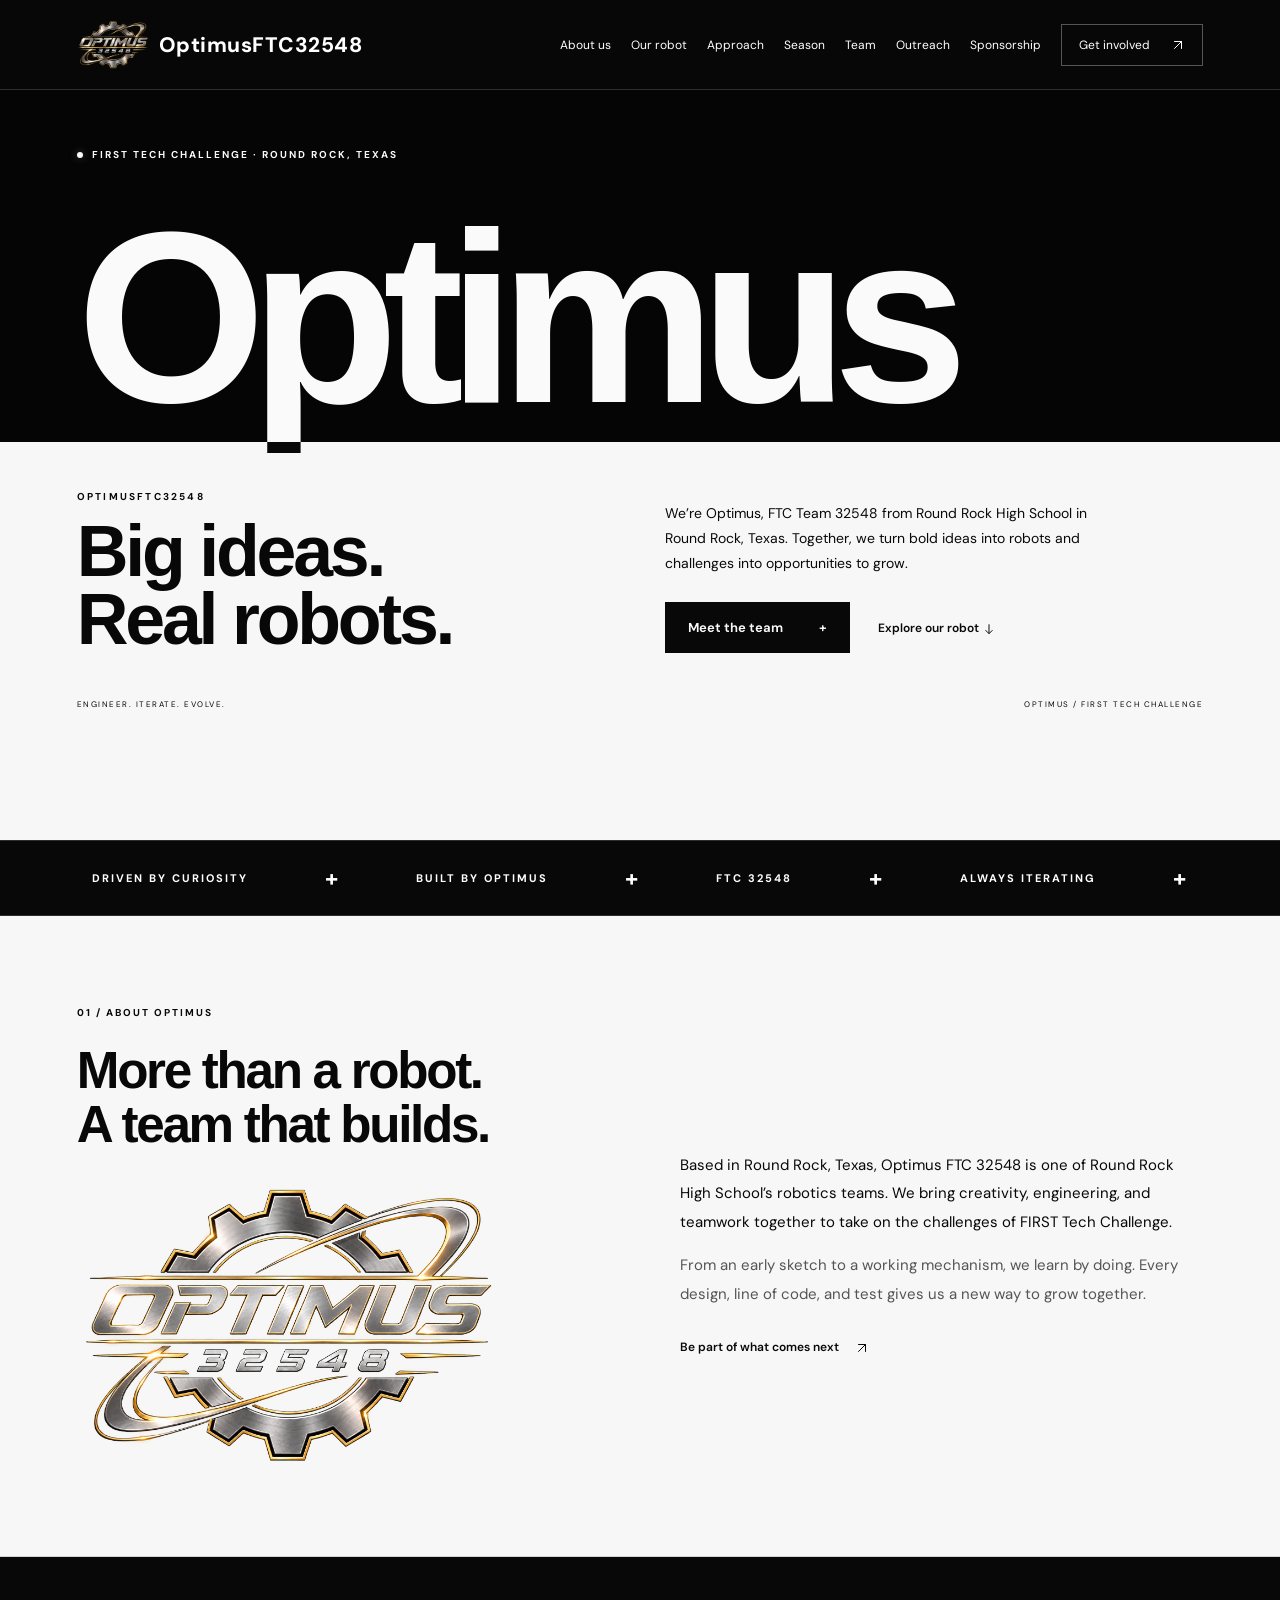
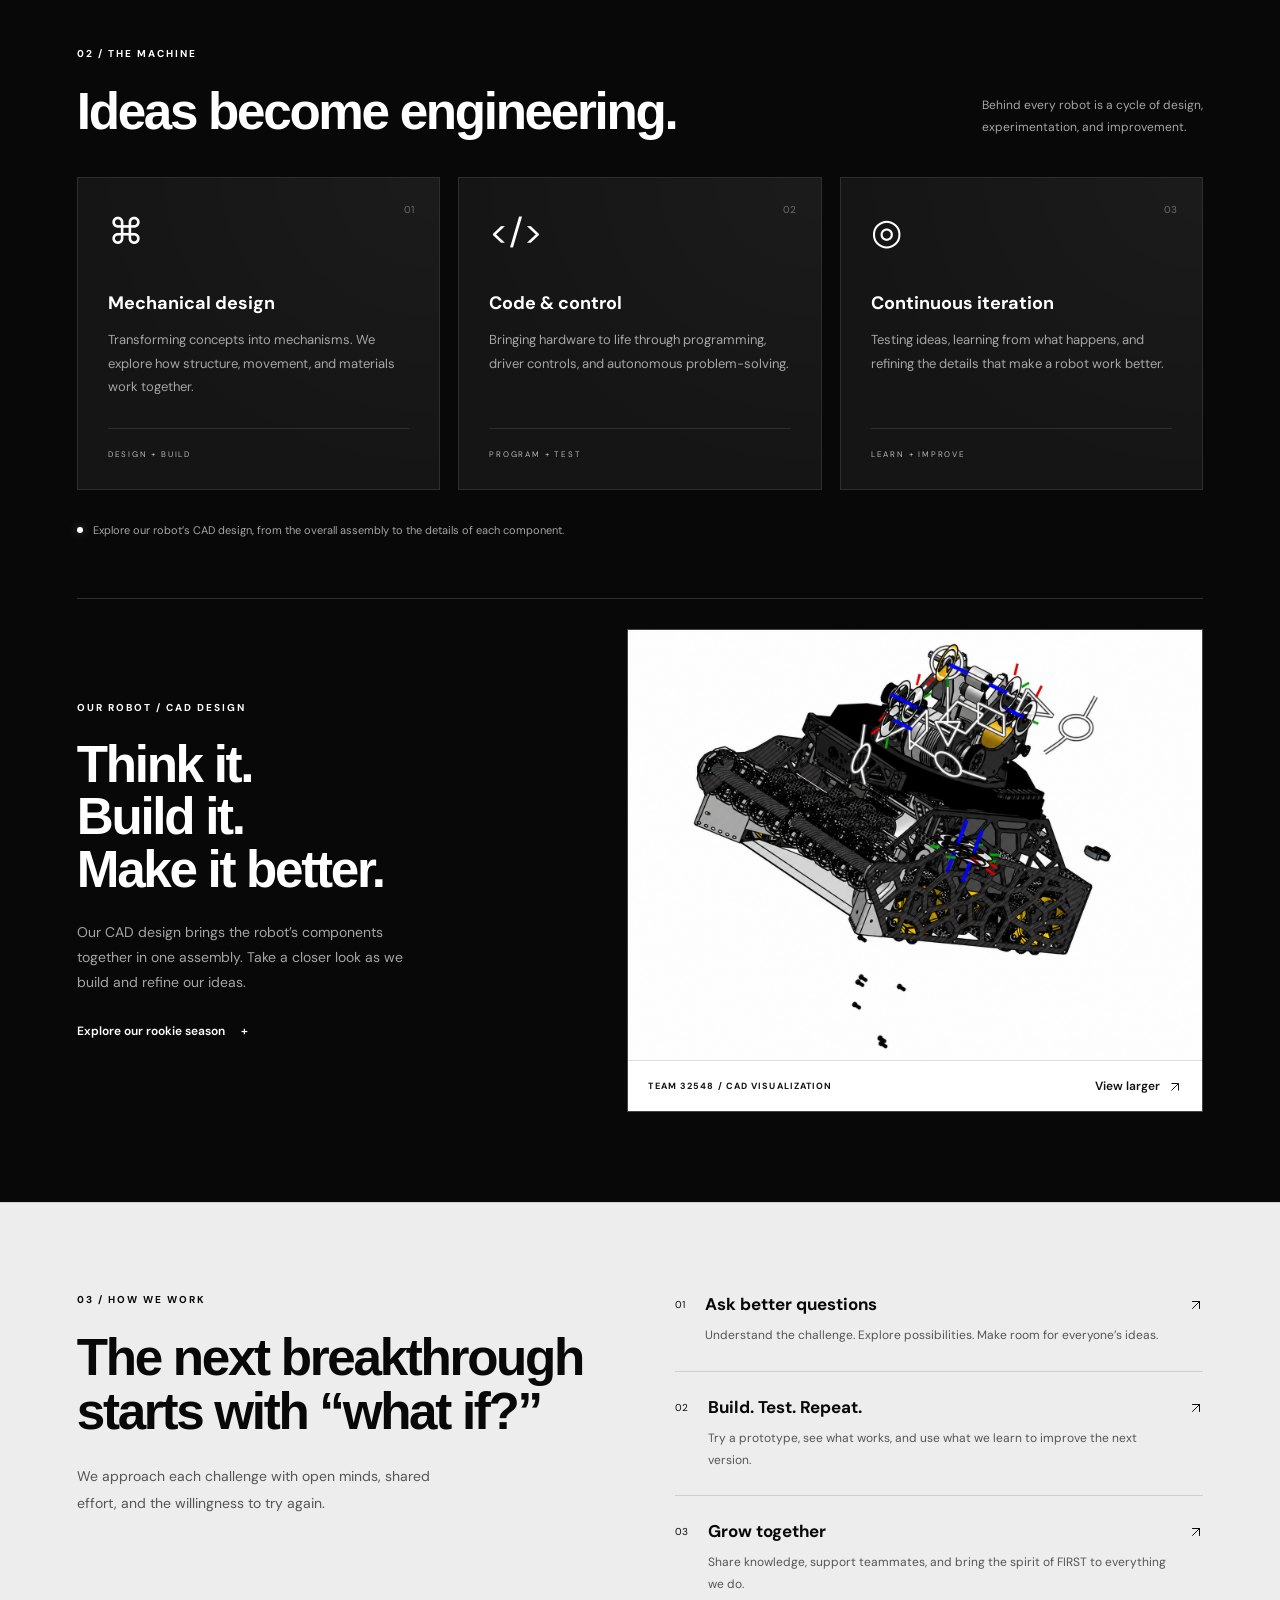
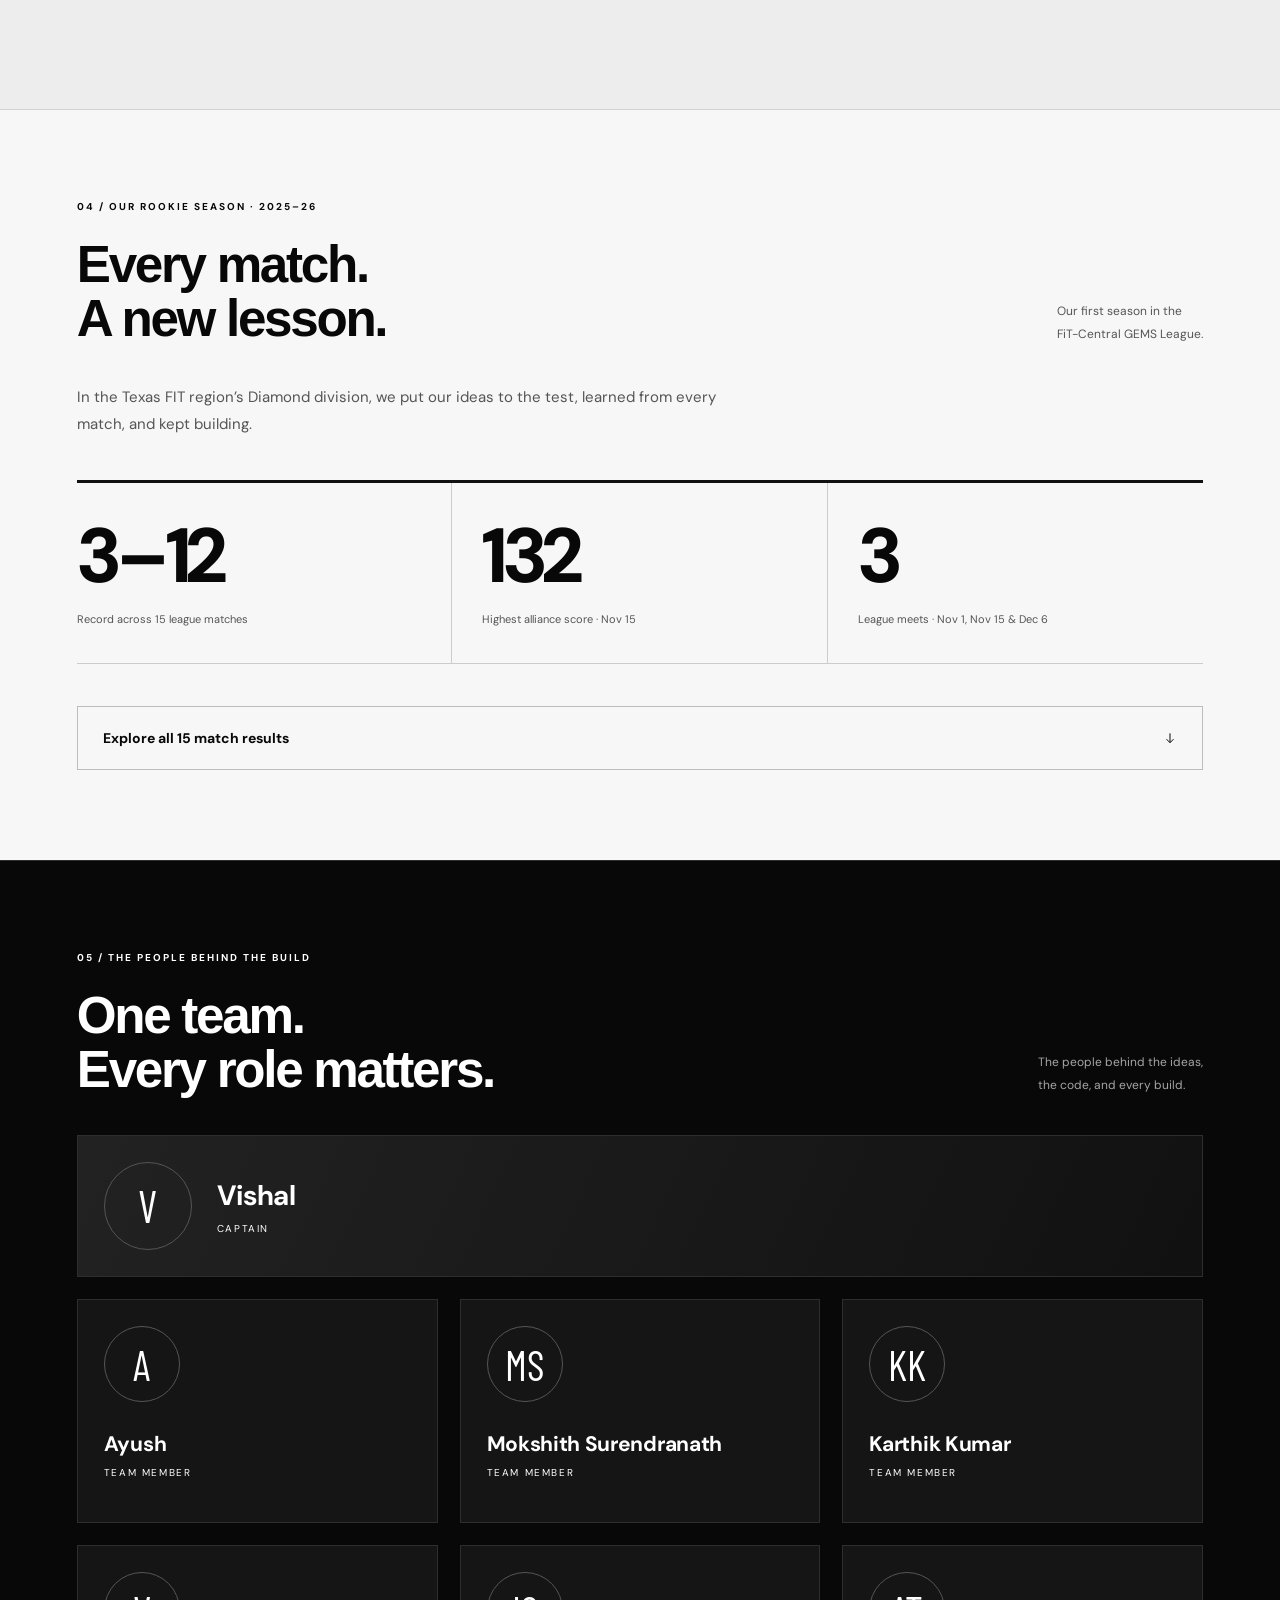
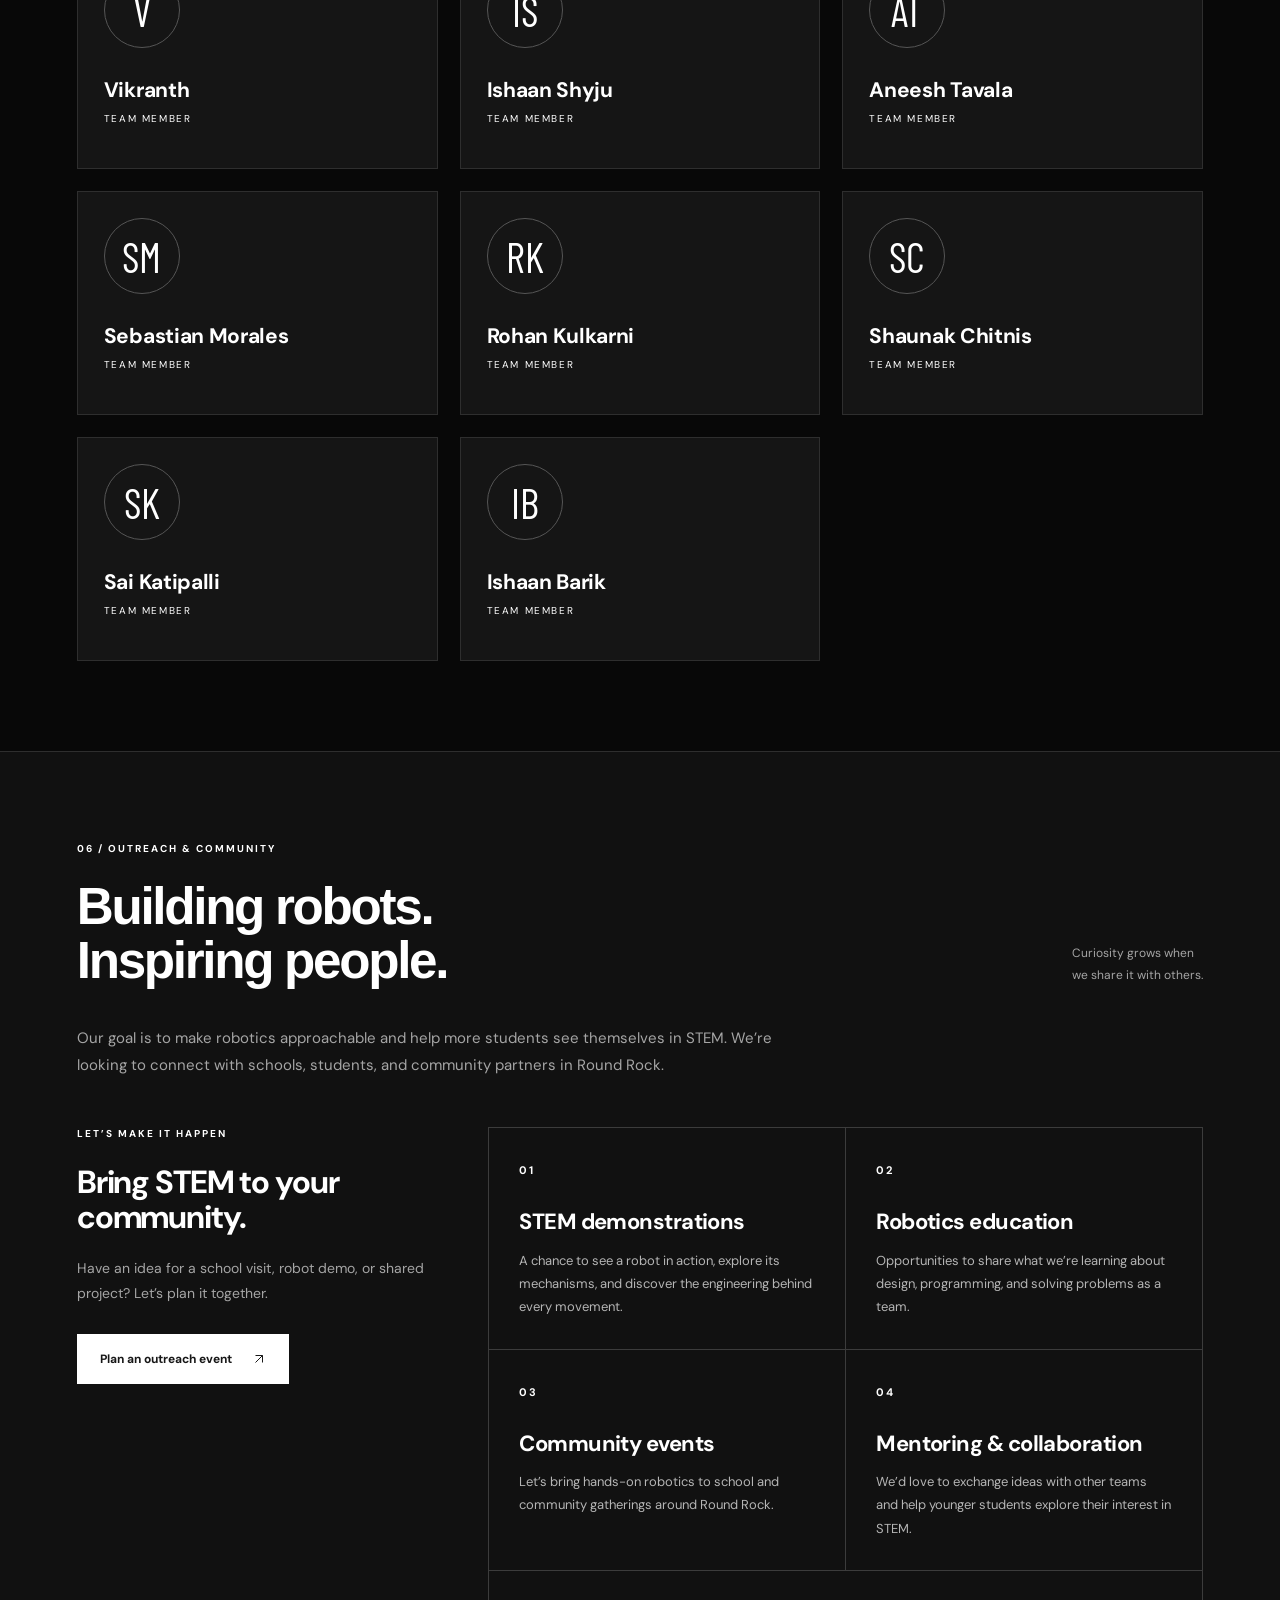
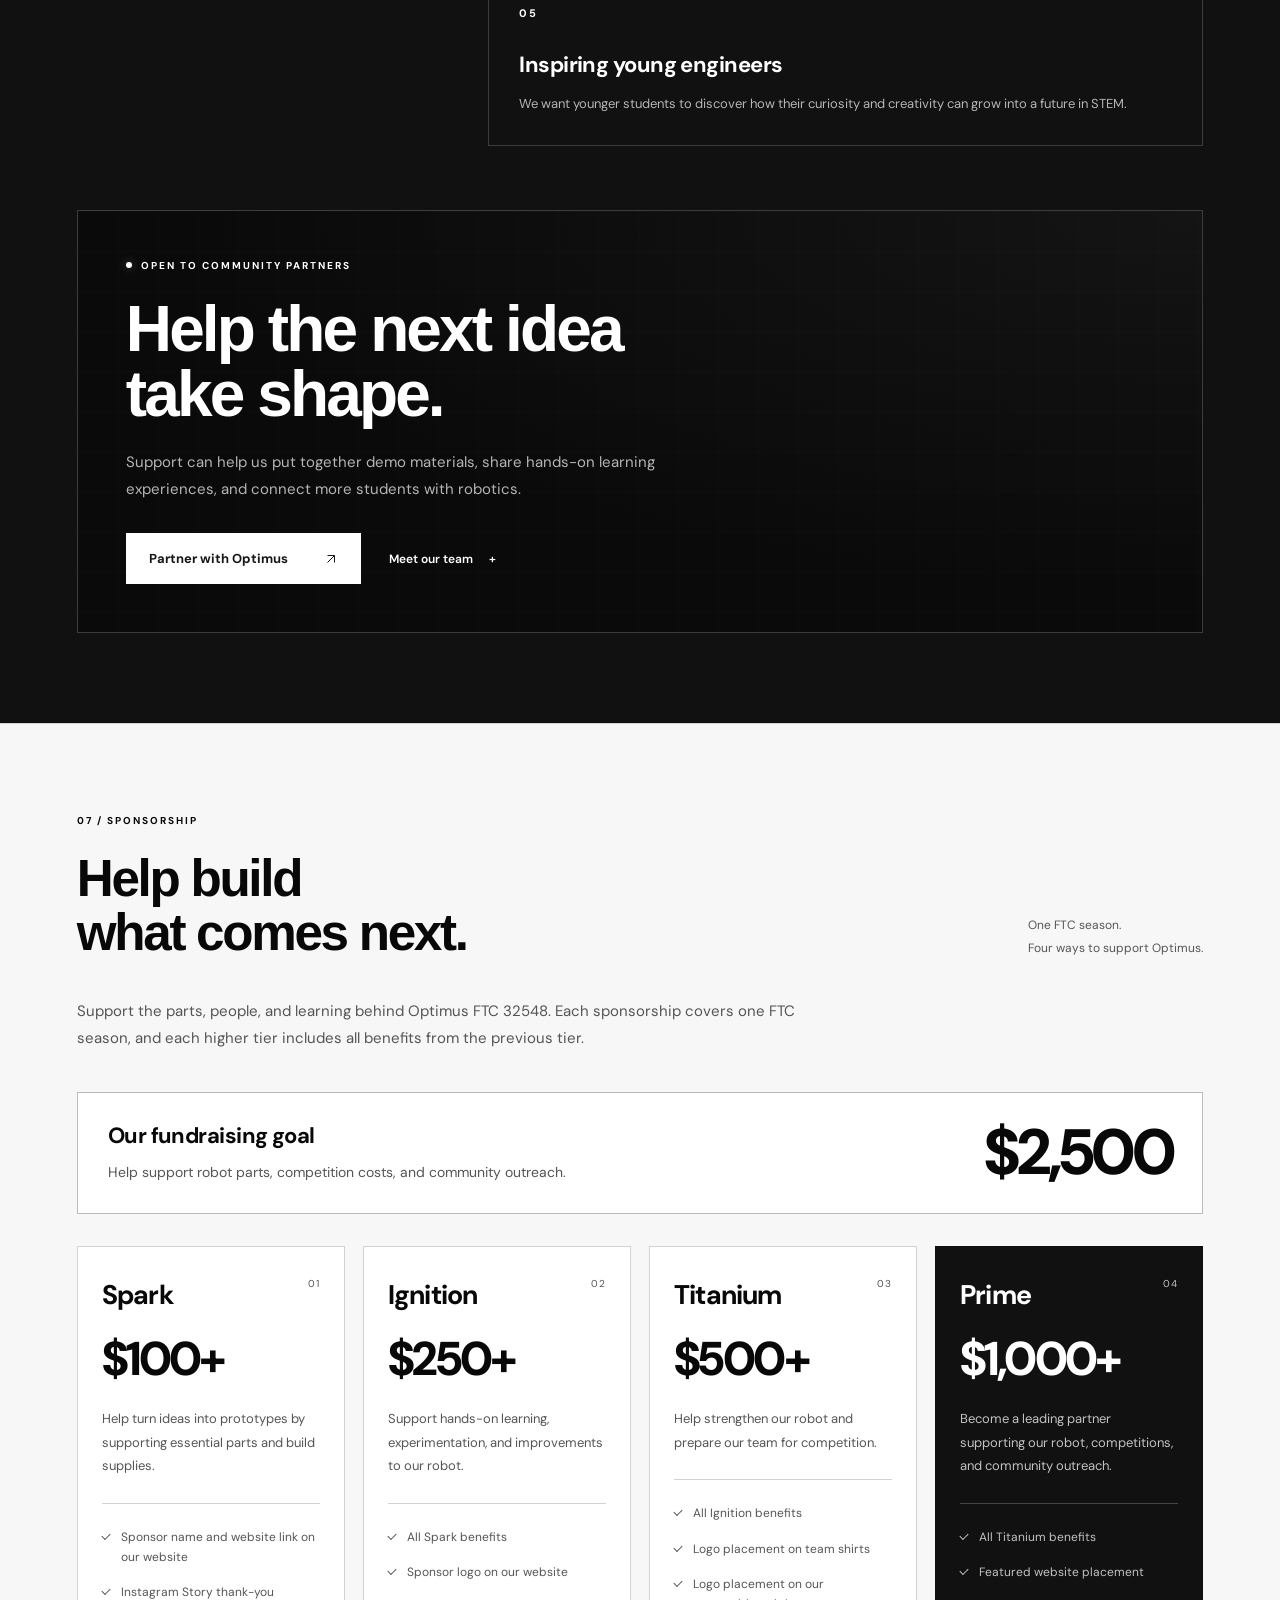
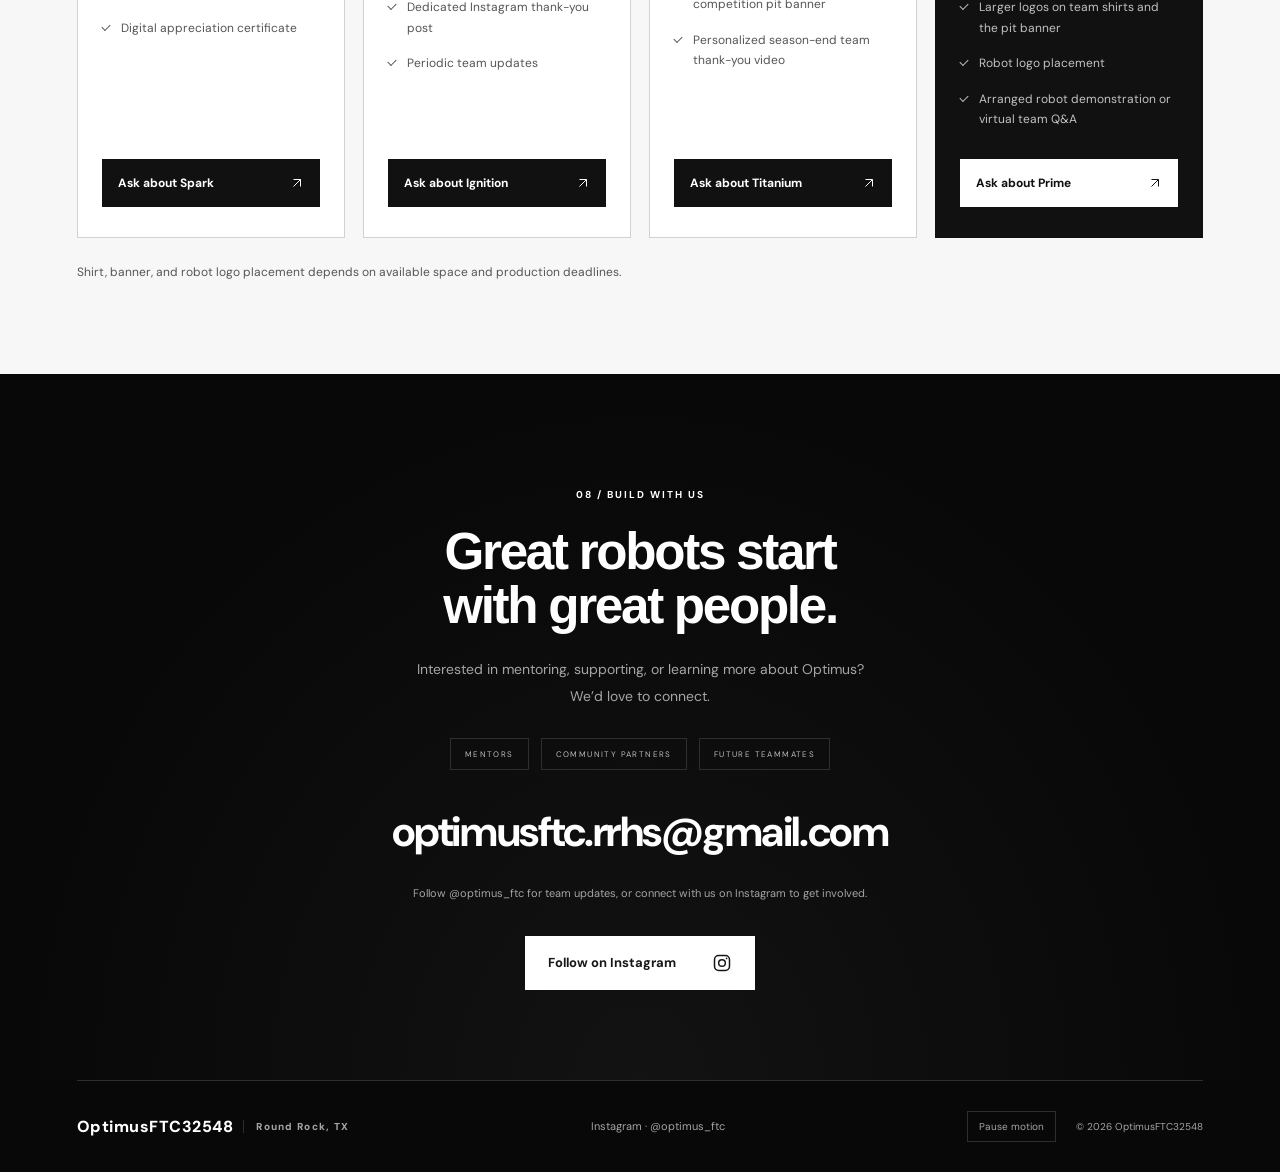
<file: index.html>
<!doctype html>
<html lang="en">
<head>
<meta charset="UTF-8"><meta name="viewport" content="width=device-width, initial-scale=1">
<meta name="description" content="Optimus FTC 32548 is a FIRST Tech Challenge robotics team at Round Rock High School in Round Rock, Texas. Meet our team, robot, outreach, and season.">
<meta name="robots" content="index, follow, max-image-preview:large">
<meta name="google-site-verification" content="P8lDaZK4CUFUmmfpm057_Z69hI5UgcQbM7g5NTjqo40" />
<title>Optimus FTC 32548 | Round Rock High School Robotics</title>
<link rel="canonical" href="https://optimusftc32548.netlify.app/">
<link rel="icon" type="image/png" href="assets/optimus-team-logo-transparent.png">
<meta property="og:type" content="website">
<meta property="og:site_name" content="OptimusFTC32548">
<meta property="og:title" content="Optimus FTC 32548 | Round Rock High School Robotics">
<meta property="og:description" content="Meet Optimus FTC 32548, a FIRST Tech Challenge robotics team at Round Rock High School in Round Rock, Texas.">
<meta property="og:url" content="https://optimusftc32548.netlify.app/">
<meta name="twitter:card" content="summary">
<meta name="twitter:title" content="Optimus FTC 32548 | Round Rock High School Robotics">
<meta name="twitter:description" content="Meet Optimus FTC 32548, a FIRST Tech Challenge robotics team at Round Rock High School in Round Rock, Texas.">
<script type="application/ld+json">
{
  "@context": "https://schema.org",
  "@graph": [
    {
      "@type": "Organization",
      "@id": "https://optimusftc32548.netlify.app/#organization",
      "name": "Optimus FTC 32548",
      "logo": "https://optimusftc32548.netlify.app/assets/optimus-team-logo-transparent.png",
      "alternateName": ["OptimusFTC32548", "Optimus"],
      "url": "https://optimusftc32548.netlify.app/",
      "description": "A FIRST Tech Challenge robotics team at Round Rock High School in Round Rock, Texas.",
      "email": "optimusftc.rrhs@gmail.com",
      "sameAs": ["https://www.instagram.com/optimus_ftc/"],
      "address": {
        "@type": "PostalAddress",
        "addressLocality": "Round Rock",
        "addressRegion": "TX",
        "addressCountry": "US"
      }
    },
    {
      "@type": "WebSite",
      "@id": "https://optimusftc32548.netlify.app/#website",
      "url": "https://optimusftc32548.netlify.app/",
      "name": "OptimusFTC32548",
      "alternateName": "Optimus FTC 32548",
      "inLanguage": "en",
      "publisher": {"@id": "https://optimusftc32548.netlify.app/#organization"}
    }
  ]
}
</script>
<link rel="stylesheet" href="styles.css"><script src="script.js" defer></script>
</head>
<body>
<div class="scroll-progress" aria-hidden="true"></div>
<header class="header"><a class="brand" href="#home" aria-label="OptimusFTC32548 home"><img class="brand-logo" src="assets/optimus-team-logo-transparent.png" width="1523" height="1033" alt="" aria-hidden="true" decoding="async"> <span class="brand-wordmark">OptimusFTC32548</span> <small>Round Rock, TX</small></a><button class="menu-toggle" aria-label="Open navigation" aria-expanded="false" aria-controls="navigation">☰</button><nav id="navigation"><a href="#about">About us</a><a href="#robot">Our robot</a><a href="#journey">Approach</a><a href="#season">Season</a><a href="#team">Team</a><a href="#outreach">Outreach</a><a href="#sponsorship">Sponsorship</a><a class="nav-cta" href="#connect">Get involved <span><svg class="arrow-icon" viewBox="0 0 24 24" fill="none" stroke="currentColor" stroke-width="1.7" stroke-linecap="round" stroke-linejoin="round" aria-hidden="true"><path d="M6 18 18 6M6 6h12v12"/></svg></span></a></nav></header>
<main>
<section class="hero" id="home">
  <div class="hero-grid" aria-hidden="true"></div>
  <div class="hero-copy" data-reveal>
    <p class="eyebrow"><span class="status-dot"></span> FIRST TECH CHALLENGE · ROUND ROCK, TEXAS</p>
    <h1><span class="hero-name">Optimus</span><span class="sr-only"> · FTC Team 32548</span></h1>
    <div class="hero-bottom">
      <div><p class="hero-kicker">OPTIMUSFTC32548</p><h2 class="hero-tagline">Big ideas.<br>Real robots.</h2></div>
      <div class="hero-intro"><p class="hero-description">We’re Optimus, FTC Team 32548 from Round Rock High School in Round Rock, Texas. Together, we turn bold ideas into robots and challenges into opportunities to grow.</p>
        <div class="hero-actions"><a class="button" href="#team">Meet the team <span aria-hidden="true">+</span></a><a class="text-link" href="#robot">Explore our robot <svg class="arrow-icon" viewBox="0 0 24 24" fill="none" stroke="currentColor" stroke-width="1.7" aria-hidden="true"><path d="M12 4v16m-6-6 6 6 6-6"/></svg></a></div>
      </div>
    </div>
    <div class="hero-footer"><span>ENGINEER. ITERATE. EVOLVE.</span><span>OPTIMUS / FIRST TECH CHALLENGE</span></div>
  </div>
</section>
<div class="ticker" aria-hidden="true"><span>DRIVEN BY CURIOSITY</span><b>+</b><span>BUILT BY OPTIMUS</span><b>+</b><span>FTC 32548</span><b>+</b><span>ALWAYS ITERATING</span><b>+</b></div>
<section data-reveal class="section about" id="about"><div><p class="eyebrow">01 / ABOUT OPTIMUS</p><h2>More than a robot.<br><span>A team that builds.</span></h2><figure class="team-logo-showcase"><img src="assets/optimus-team-logo-transparent.png" width="1523" height="1033" loading="lazy" decoding="async" alt="Optimus FTC 32548 team logo with a silver gear and gold orbital rings."></figure></div><div class="about-copy"><p>Based in Round Rock, Texas, Optimus FTC 32548 is one of Round Rock High School’s robotics teams. We bring creativity, engineering, and teamwork together to take on the challenges of FIRST Tech Challenge.</p><p>From an early sketch to a working mechanism, we learn by doing. Every design, line of code, and test gives us a new way to grow together.</p><a class="text-link" href="#connect">Be part of what comes next <span><svg class="arrow-icon" viewBox="0 0 24 24" fill="none" stroke="currentColor" stroke-width="1.7" stroke-linecap="round" stroke-linejoin="round" aria-hidden="true"><path d="M6 18 18 6M6 6h12v12"/></svg></span></a></div></section>
<section class="section" id="robot"><div class="section-heading" data-reveal><div><p class="eyebrow">02 / THE MACHINE</p><h2>Ideas become <span>engineering.</span></h2></div><p>Behind every robot is a cycle of design,<br>experimentation, and improvement.</p></div><div class="cards"><article class="card" data-reveal><span class="card-number">01</span><div class="card-symbol">⌘</div><h3>Mechanical design</h3><p>Transforming concepts into mechanisms. We explore how structure, movement, and materials work together.</p><span class="card-tag">DESIGN + BUILD</span></article><article class="card" data-reveal><span class="card-number">02</span><div class="card-symbol">&lt;/&gt;</div><h3>Code & control</h3><p>Bringing hardware to life through programming, driver controls, and autonomous problem-solving.</p><span class="card-tag">PROGRAM + TEST</span></article><article class="card" data-reveal><span class="card-number">03</span><div class="card-symbol">◎</div><h3>Continuous iteration</h3><p>Testing ideas, learning from what happens, and refining the details that make a robot work better.</p><span class="card-tag">LEARN + IMPROVE</span></article></div><div class="robot-update"><span class="status-dot"></span><p>Explore our robot’s CAD design, from the overall assembly to the details of each component.</p></div><div class="robot-showcase"><div class="robot-story" data-reveal><p class="eyebrow">OUR ROBOT / CAD DESIGN</p><h3>Think it.<br>Build it.<br>Make it better.</h3><p>Our CAD design brings the robot’s components together in one assembly. Take a closer look as we build and refine our ideas.</p><a class="text-link" href="#season">Explore our rookie season <span aria-hidden="true">+</span></a></div><figure class="robot-cad" id="robot-cad" data-reveal>
  <a class="cad-image-link" href="assets/optimus-robot-cad.png" target="_blank" rel="noopener noreferrer" aria-label="View larger robot CAD visualization (opens in a new tab)"><img src="assets/optimus-robot-cad.png" width="1448" height="1086" loading="lazy" decoding="async" alt="CAD visualization of the Optimus FTC 32548 robot, showing its chassis and upper mechanism."></a>
  <figcaption><span>TEAM 32548 / CAD VISUALIZATION</span><a href="assets/optimus-robot-cad.png" target="_blank" rel="noopener noreferrer">View larger <svg class="arrow-icon" viewBox="0 0 24 24" fill="none" stroke="currentColor" stroke-width="1.7" aria-hidden="true"><path d="M6 18 18 6M6 6h12v12"/></svg><span class="sr-only"> (opens in a new tab)</span></a></figcaption>
</figure></div></section>
<section class="section journey" id="journey"><div><p class="eyebrow">03 / HOW WE WORK</p><h2>The next breakthrough<br>starts with <span>“what if?”</span></h2><p class="journey-intro">We approach each challenge with open minds, shared effort, and the willingness to try again.</p></div><div class="steps"><article data-reveal><span>01</span><div><h3>Ask better questions</h3><p>Understand the challenge. Explore possibilities. Make room for everyone’s ideas.</p></div><b><svg class="arrow-icon" viewBox="0 0 24 24" fill="none" stroke="currentColor" stroke-width="1.7" stroke-linecap="round" stroke-linejoin="round" aria-hidden="true"><path d="M6 18 18 6M6 6h12v12"/></svg></b></article><article data-reveal><span>02</span><div><h3>Build. Test. Repeat.</h3><p>Try a prototype, see what works, and use what we learn to improve the next version.</p></div><b><svg class="arrow-icon" viewBox="0 0 24 24" fill="none" stroke="currentColor" stroke-width="1.7" stroke-linecap="round" stroke-linejoin="round" aria-hidden="true"><path d="M6 18 18 6M6 6h12v12"/></svg></b></article><article data-reveal><span>03</span><div><h3>Grow together</h3><p>Share knowledge, support teammates, and bring the spirit of FIRST to everything we do.</p></div><b><svg class="arrow-icon" viewBox="0 0 24 24" fill="none" stroke="currentColor" stroke-width="1.7" stroke-linecap="round" stroke-linejoin="round" aria-hidden="true"><path d="M6 18 18 6M6 6h12v12"/></svg></b></article></div></section>
<section class="section season" id="season">
  <div class="section-heading" data-reveal><div><p class="eyebrow">04 / OUR ROOKIE SEASON · 2025–26</p><h2>Every match.<br><span>A new lesson.</span></h2></div><p>Our first season in the<br>FiT-Central GEMS League.</p></div>
  <p class="season-intro" data-reveal>In the Texas FIT region’s Diamond division, we put our ideas to the test, learned from every match, and kept building.</p>
  <div class="season-stats">
    <article data-reveal><strong>3–12</strong><span>Record across 15 league matches</span></article>
    <article data-reveal><strong data-count-to="132">132</strong><span>Highest alliance score · Nov 15</span></article>
    <article data-reveal><strong data-count-to="3">3</strong><span>League meets · Nov 1, Nov 15 &amp; Dec 6</span></article>
  </div>
  <details class="match-results" data-reveal><summary><span>Explore all 15 match results</span><svg class="arrow-icon" viewBox="0 0 24 24" fill="none" stroke="currentColor" stroke-width="1.7" aria-hidden="true"><path d="M12 4v16m-6-6 6 6 6-6"/></svg></summary>
    <div class="results-scroll" tabindex="0" role="region" aria-label="Scrollable 2025–26 match results"><table class="results" aria-label="Qualification match results, 2025-26 season">
          <thead><tr><th>Meet</th><th>Result</th><th>Score, us–them</th><th>Alliance partner</th></tr></thead>
          <tbody>
            <tr><td>Nov 1</td><td class="w">Win</td><td class="sc">64–35</td><td>31697 NXTGEN FTC</td></tr>
            <tr><td>Nov 1</td><td class="w">Win</td><td class="sc">47–15</td><td>32317 Junior Varsity</td></tr>
            <tr><td>Nov 1</td><td>Loss</td><td class="sc">11–31</td><td>32612 The Winners from Winner Town</td></tr>
            <tr><td>Nov 1</td><td>Loss</td><td class="sc">6–10</td><td>24170 Battle Axe</td></tr>
            <tr><td>Nov 1</td><td>Loss</td><td class="sc">67–88</td><td>27049 ATX Titans</td></tr>
            <tr><td>Nov 15</td><td>Loss</td><td class="sc">10–111</td><td>26189 Alpha Lupi</td></tr>
            <tr><td>Nov 15</td><td>Loss</td><td class="sc">20–102</td><td>26371 Caliburnus</td></tr>
            <tr><td>Nov 15</td><td>Loss</td><td class="sc">27–119</td><td>32317 Junior Varsity</td></tr>
            <tr><td>Nov 15</td><td class="w">Win</td><td class="sc">132–77</td><td>17315 Tomahawk</td></tr>
            <tr><td>Nov 15</td><td>Loss</td><td class="sc">23–52</td><td>24170 Battle Axe</td></tr>
            <tr><td>Dec 6</td><td>Loss</td><td class="sc">70–121</td><td>17113 Hunga Munga</td></tr>
            <tr><td>Dec 6</td><td>Loss</td><td class="sc">13–105</td><td>26190 Cassiopeia</td></tr>
            <tr><td>Dec 6</td><td>Loss</td><td class="sc">53–87</td><td>25756 Nano Ninjas</td></tr>
            <tr><td>Dec 6</td><td>Loss</td><td class="sc">42–57</td><td>24171 Artificial Ignorance</td></tr>
            <tr><td>Dec 6</td><td>Loss</td><td class="sc">53–135</td><td>24167 Orion</td></tr>
          </tbody>
        </table></div>
    <p class="results-source">These records are listed under the team’s former name, Sainus Infectors. <a href="https://ftc-events.firstinspires.org/2025/team/32548" target="_blank" rel="noopener noreferrer">View the official FTC Events results<span class="sr-only"> (opens in a new tab)</span></a>.</p>
  </details>
</section>
<section class="section team-section" id="team">
  <div class="section-heading" data-reveal>
    <div><p class="eyebrow">05 / THE PEOPLE BEHIND THE BUILD</p><h2>One team.<br><span>Every role matters.</span></h2></div>
    <p>The people behind the ideas,<br>the code, and every build.</p>
  </div>
  <div class="team-roster" id="team-roster">
    <article class="team-card captain-card" data-reveal><span class="team-monogram" aria-hidden="true">V</span><div><h3>Vishal</h3><p class="team-role">Captain</p></div></article>
    <article class="team-card" data-reveal><span class="team-monogram" aria-hidden="true">A</span><div><h3>Ayush</h3><p class="team-role">Team member</p></div></article>
    <article class="team-card" id="mokshith-surendranath" data-reveal><span class="team-monogram" aria-hidden="true">MS</span><div><h3>Mokshith Surendranath</h3><p class="team-role">Team member</p></div></article>
    <article class="team-card" data-reveal><span class="team-monogram" aria-hidden="true">KK</span><div><h3>Karthik Kumar</h3><p class="team-role">Team member</p></div></article>
    <article class="team-card" data-reveal><span class="team-monogram" aria-hidden="true">V</span><div><h3>Vikranth</h3><p class="team-role">Team member</p></div></article>
    <article class="team-card" data-reveal><span class="team-monogram" aria-hidden="true">IS</span><div><h3>Ishaan Shyju</h3><p class="team-role">Team member</p></div></article>
    <article class="team-card" data-reveal><span class="team-monogram" aria-hidden="true">AT</span><div><h3>Aneesh Tavala</h3><p class="team-role">Team member</p></div></article>
    <article class="team-card" data-reveal><span class="team-monogram" aria-hidden="true">SM</span><div><h3>Sebastian Morales</h3><p class="team-role">Team member</p></div></article>
    <article class="team-card" data-reveal><span class="team-monogram" aria-hidden="true">RK</span><div><h3>Rohan Kulkarni</h3><p class="team-role">Team member</p></div></article>
    <article class="team-card" data-reveal><span class="team-monogram" aria-hidden="true">SC</span><div><h3>Shaunak Chitnis</h3><p class="team-role">Team member</p></div></article>
    <article class="team-card" data-reveal><span class="team-monogram" aria-hidden="true">SK</span><div><h3>Sai Katipalli</h3><p class="team-role">Team member</p></div></article>
    <article class="team-card" data-reveal><span class="team-monogram" aria-hidden="true">IB</span><div><h3>Ishaan Barik</h3><p class="team-role">Team member</p></div></article>
  </div>
</section>
<section class="section outreach" id="outreach" aria-labelledby="outreach-title">
  <div class="section-heading" data-reveal>
    <div><p class="eyebrow">06 / OUTREACH &amp; COMMUNITY</p><h2 id="outreach-title">Building robots.<br><span>Inspiring people.</span></h2></div>
    <p>Curiosity grows when<br>we share it with others.</p>
  </div>
  <p class="outreach-intro" data-reveal>Our goal is to make robotics approachable and help more students see themselves in STEM. We’re looking to connect with schools, students, and community partners in Round Rock.</p>
  <div class="outreach-layout">
    <div class="outreach-invitation" data-reveal>
      <p class="eyebrow">LET’S MAKE IT HAPPEN</p>
      <h3>Bring STEM to your community.</h3>
      <p>Have an idea for a school visit, robot demo, or shared project? Let’s plan it together.</p>
      <a class="button" href="mailto:optimusftc.rrhs@gmail.com?subject=Outreach%20inquiry%20%E2%80%94%20Optimus%20FTC%2032548">Plan an outreach event <svg class="arrow-icon" viewBox="0 0 24 24" fill="none" stroke="currentColor" stroke-width="1.7" aria-hidden="true"><path d="M6 18 18 6M6 6h12v12"/></svg></a>
    </div>
    <ul class="outreach-grid" aria-label="Outreach opportunities">
      <li class="outreach-card" data-reveal><span class="outreach-number" aria-hidden="true">01</span><h3>STEM demonstrations</h3><p>A chance to see a robot in action, explore its mechanisms, and discover the engineering behind every movement.</p></li>
      <li class="outreach-card" data-reveal><span class="outreach-number" aria-hidden="true">02</span><h3>Robotics education</h3><p>Opportunities to share what we’re learning about design, programming, and solving problems as a team.</p></li>
      <li class="outreach-card" data-reveal><span class="outreach-number" aria-hidden="true">03</span><h3>Community events</h3><p>Let’s bring hands-on robotics to school and community gatherings around Round Rock.</p></li>
      <li class="outreach-card" data-reveal><span class="outreach-number" aria-hidden="true">04</span><h3>Mentoring &amp; collaboration</h3><p>We’d love to exchange ideas with other teams and help younger students explore their interest in STEM.</p></li>
      <li class="outreach-card outreach-highlight" data-reveal><span class="outreach-number" aria-hidden="true">05</span><h3>Inspiring young engineers</h3><p>We want younger students to discover how their curiosity and creativity can grow into a future in STEM.</p></li>
    </ul>
  </div>
  <div class="outreach-partner" data-reveal>
    <p class="eyebrow"><span class="status-dot"></span> OPEN TO COMMUNITY PARTNERS</p>
    <h3>Help the next idea<br>take shape.</h3>
    <p>Support can help us put together demo materials, share hands-on learning experiences, and connect more students with robotics.</p>
    <div class="outreach-actions"><a class="button" href="mailto:optimusftc.rrhs@gmail.com?subject=Community%20partnership%20%E2%80%94%20Optimus%20FTC%2032548">Partner with Optimus <svg class="arrow-icon" viewBox="0 0 24 24" fill="none" stroke="currentColor" stroke-width="1.7" aria-hidden="true"><path d="M6 18 18 6M6 6h12v12"/></svg></a><a class="text-link" href="#team">Meet our team <span aria-hidden="true">+</span></a></div>
  </div>
</section>
<section class="section sponsorship" id="sponsorship" aria-labelledby="sponsorship-title">
  <div class="section-heading" data-reveal>
    <div><p class="eyebrow">07 / SPONSORSHIP</p><h2 id="sponsorship-title">Help build<br><span>what comes next.</span></h2></div>
    <p>One FTC season.<br>Four ways to support Optimus.</p>
  </div>
  <p class="sponsorship-intro" data-reveal>Support the parts, people, and learning behind Optimus FTC 32548. Each sponsorship covers one FTC season, and each higher tier includes all benefits from the previous tier.</p>
  <div class="fundraising-goal" data-reveal aria-labelledby="fundraising-goal-title">
    <div><h3 id="fundraising-goal-title">Our fundraising goal</h3><p>Help support robot parts, competition costs, and community outreach.</p></div>
    <p class="fundraising-amount">$2,500</p>
  </div>
  <div class="sponsorship-tiers">
    <article class="sponsor-tier" data-reveal aria-labelledby="tier-spark">
      <span class="tier-index" aria-hidden="true">01</span><h3 id="tier-spark">Spark</h3>
      <p class="tier-price">$100+</p><p class="tier-description">Help turn ideas into prototypes by supporting essential parts and build supplies.</p>
      <ul class="tier-benefits"><li>Sponsor name and website link on our website</li><li>Instagram Story thank-you</li><li>Digital appreciation certificate</li></ul>
      <a class="button tier-contact" href="mailto:optimusftc.rrhs@gmail.com?subject=Spark%20sponsorship%20inquiry%20%E2%80%94%20Optimus%20FTC%2032548">Ask about Spark <svg class="arrow-icon" viewBox="0 0 24 24" fill="none" stroke="currentColor" stroke-width="1.7" aria-hidden="true"><path d="M6 18 18 6M6 6h12v12"/></svg></a>
    </article>
    <article class="sponsor-tier" data-reveal aria-labelledby="tier-ignition">
      <span class="tier-index" aria-hidden="true">02</span><h3 id="tier-ignition">Ignition</h3>
      <p class="tier-price">$250+</p><p class="tier-description">Support hands-on learning, experimentation, and improvements to our robot.</p>
      <ul class="tier-benefits"><li>All Spark benefits</li><li>Sponsor logo on our website</li><li>Dedicated Instagram thank-you post</li><li>Periodic team updates</li></ul>
      <a class="button tier-contact" href="mailto:optimusftc.rrhs@gmail.com?subject=Ignition%20sponsorship%20inquiry%20%E2%80%94%20Optimus%20FTC%2032548">Ask about Ignition <svg class="arrow-icon" viewBox="0 0 24 24" fill="none" stroke="currentColor" stroke-width="1.7" aria-hidden="true"><path d="M6 18 18 6M6 6h12v12"/></svg></a>
    </article>
    <article class="sponsor-tier" data-reveal aria-labelledby="tier-titanium">
      <span class="tier-index" aria-hidden="true">03</span><h3 id="tier-titanium">Titanium</h3>
      <p class="tier-price">$500+</p><p class="tier-description">Help strengthen our robot and prepare our team for competition.</p>
      <ul class="tier-benefits"><li>All Ignition benefits</li><li>Logo placement on team shirts</li><li>Logo placement on our competition pit banner</li><li>Personalized season-end team thank-you video</li></ul>
      <a class="button tier-contact" href="mailto:optimusftc.rrhs@gmail.com?subject=Titanium%20sponsorship%20inquiry%20%E2%80%94%20Optimus%20FTC%2032548">Ask about Titanium <svg class="arrow-icon" viewBox="0 0 24 24" fill="none" stroke="currentColor" stroke-width="1.7" aria-hidden="true"><path d="M6 18 18 6M6 6h12v12"/></svg></a>
    </article>
    <article class="sponsor-tier sponsor-tier-prime" data-reveal aria-labelledby="tier-prime">
      <span class="tier-index" aria-hidden="true">04</span><h3 id="tier-prime">Prime</h3>
      <p class="tier-price">$1,000+</p><p class="tier-description">Become a leading partner supporting our robot, competitions, and community outreach.</p>
      <ul class="tier-benefits"><li>All Titanium benefits</li><li>Featured website placement</li><li>Larger logos on team shirts and the pit banner</li><li>Robot logo placement</li><li>Arranged robot demonstration or virtual team Q&amp;A</li></ul>
      <a class="button tier-contact" href="mailto:optimusftc.rrhs@gmail.com?subject=Prime%20sponsorship%20inquiry%20%E2%80%94%20Optimus%20FTC%2032548">Ask about Prime <svg class="arrow-icon" viewBox="0 0 24 24" fill="none" stroke="currentColor" stroke-width="1.7" aria-hidden="true"><path d="M6 18 18 6M6 6h12v12"/></svg></a>
    </article>
  </div>
  <p class="sponsorship-terms" data-reveal>Shirt, banner, and robot logo placement depends on available space and production deadlines.</p>
</section>
<section data-reveal class="connect section" id="connect"><p class="eyebrow">08 / BUILD WITH US</p><h2>Great robots start<br>with <span>great people.</span></h2><p>Interested in mentoring, supporting, or learning more about Optimus? We’d love to connect.</p><div class="connect-options"><span>MENTORS</span><span>COMMUNITY PARTNERS</span><span>FUTURE TEAMMATES</span></div><a class="contact-email" href="mailto:optimusftc.rrhs@gmail.com">optimusftc.rrhs@gmail.com</a><p class="contact-note">Follow @optimus_ftc for team updates, or connect with us on Instagram to get involved.</p><a class="button" href="https://www.instagram.com/optimus_ftc/" target="_blank" rel="noopener noreferrer">Follow on Instagram <svg class="social-icon" viewBox="0 0 24 24" fill="none" stroke="currentColor" stroke-width="1.8" aria-hidden="true"><rect x="3" y="3" width="18" height="18" rx="5"/><circle cx="12" cy="12" r="4"/><circle cx="17.5" cy="6.5" r="1" fill="currentColor" stroke="none"/></svg><span class="sr-only"> (opens in a new tab)</span></a></section>
</main><footer><a class="brand" href="#home"><span class="brand-wordmark">OptimusFTC32548</span> <small>Round Rock, TX</small></a><a class="footer-social" href="https://www.instagram.com/optimus_ftc/" target="_blank" rel="noopener noreferrer">Instagram · @optimus_ftc<span class="sr-only"> (opens in a new tab)</span></a><div class="footer-end"><button class="motion-toggle" type="button" aria-pressed="false">Pause motion</button><span>© <span id="year">2026</span> OptimusFTC32548</span></div></footer>
</body></html>
</file>
<file: styles.css>
@import url('https://fonts.googleapis.com/css2?family=Barlow+Condensed:wght@600;700;800&family=DM+Sans:wght@400;500;600;700&display=swap');
:root{--bg:#080808;--panel:#151515;--text:#ffffff;--muted:#a5a5a5;--accent:#ffffff;--line:#2e2e2e}*{box-sizing:border-box}html{scroll-behavior:smooth;scroll-padding-top:95px}body{margin:0;background:var(--bg);color:var(--text);font-family:'DM Sans',Arial,sans-serif}a{color:inherit;text-decoration:none}button{font:inherit}a:focus-visible,button:focus-visible{outline:2px solid var(--accent);outline-offset:6px}.header{height:90px;padding:0 6%;display:flex;align-items:center;justify-content:space-between;border-bottom:1px solid var(--line);background:#080808f2;position:sticky;top:0;z-index:10}.brand{font-weight:800;letter-spacing:1.6px;display:flex;align-items:center;gap:10px;font-size:21px}.brand small{font-size:10px;color:var(--muted);letter-spacing:1.3px;border-left:1px solid var(--line);padding-left:12px}.brand-icon{font-size:31px;color:var(--accent);font-weight:800;position:relative}.brand-icon span{position:absolute;width:16px;height:3px;background:var(--bg);left:5px;top:19px;transform:rotate(-35deg)}nav{display:flex;gap:32px;align-items:center;font-size:13px}nav a:hover,.text-link:hover{color:var(--accent)}.nav-cta{border:1px solid #555555;padding:12px 17px}.nav-cta span{margin-left:18px;color:var(--accent)}.menu-toggle{display:none}.hero{position:relative;min-height:660px;display:grid;grid-template-columns:1.08fr 1fr;overflow:hidden;padding:65px 6% 32px}.hero-grid{position:absolute;inset:0;background-image:linear-gradient(#ffffff03 1px,transparent 1px),linear-gradient(90deg,#ffffff03 1px,transparent 1px);background-size:65px 65px;pointer-events:none}.hero-copy{position:relative;z-index:1;padding-top:20px}.eyebrow{font-size:10px;font-weight:700;letter-spacing:2px;color:var(--accent);display:flex;align-items:center;gap:9px;margin:0 0 25px}.status-dot{width:6px;height:6px;background:var(--accent);border-radius:50%;display:inline-block;flex-shrink:0;box-shadow:0 0 10px #ffffff55}h1,h2{font-family:'Barlow Condensed','Arial Narrow',Impact,sans-serif;margin:0;font-weight:700}h1{font-size:clamp(65px,7.8vw,112px);line-height:.94;letter-spacing:-1px}h1 span,h2 span{color:var(--accent)}.hero-description{color:var(--muted);font-size:15px;line-height:1.9;max-width:400px;margin:30px 0}.hero-actions{display:flex;gap:28px;align-items:center}.button{display:inline-flex;align-items:center;justify-content:space-between;gap:36px;background:var(--accent);color:#171717;font-size:13px;font-weight:700;padding:17px 23px;transition:background .2s,transform .2s}.button:hover{background:#dddddd;transform:translateY(-2px)}.text-link{font-size:12px;font-weight:600}.text-link span{margin-left:13px}.hero-footer{display:flex;justify-content:space-between;max-width:460px;margin-top:61px;font-size:8px;color:#848484;letter-spacing:1.5px}.robot-art{position:relative;display:flex;align-items:center;justify-content:center;min-width:0;background:radial-gradient(ellipse at center,#ffffff13,transparent 65%)}.robot-art svg{width:110%;max-width:600px;position:relative;z-index:1;filter:drop-shadow(0 20px 25px #00000066);transform:rotate(-5deg)}.orbit{position:absolute;width:85%;aspect-ratio:1;border:1px solid #ffffff1a;border-radius:50%}.orbit-two{width:66%;border-style:dashed}.art-label{position:absolute;left:12%;right:0;color:#888888;font-size:8px;letter-spacing:1.4px;z-index:2}.top-label{top:10px}.bottom-label{bottom:30px;border-top:1px solid var(--line);padding-top:17px;display:flex;align-items:center;justify-content:space-between}.crosshair{color:var(--accent);font-size:22px}.illustration-note{position:absolute;right:0;bottom:4px;font-size:7px;letter-spacing:1px;color:#686868}.ticker{display:flex;justify-content:space-around;gap:20px;align-items:center;padding:24px 5%;border-top:1px solid var(--line);border-bottom:1px solid var(--line);font-size:11px;font-weight:700;letter-spacing:2px}.ticker b{color:var(--accent);font-size:23px}.section{padding:90px 6%;max-width:1600px;margin:auto}h2{font-size:clamp(36px,4vw,57px);line-height:1.05}.about{display:grid;grid-template-columns:1fr 1fr;gap:80px;border-bottom:1px solid var(--line)}.about-copy{padding-top:20px}.about-copy p,.section-heading>p,.journey-intro,.connect>p:not(.eyebrow){color:var(--muted);font-size:14px;line-height:1.9}.about-copy p:first-child{color:#dfdfdf}.about-copy .text-link{display:inline-block;margin-top:16px}.section-heading{display:flex;align-items:end;justify-content:space-between;margin-bottom:38px;gap:30px}.section-heading>p{font-size:12px;margin:0}.cards{display:grid;grid-template-columns:repeat(3,1fr);gap:18px}.card{background:var(--panel);border:1px solid var(--line);padding:30px;position:relative;transition:border-color .2s,transform .2s}.card:hover{border-color:#777777;transform:translateY(-4px)}.card-number{position:absolute;right:25px;top:25px;color:#686868;font-size:10px}.card-symbol{color:var(--accent);font-size:36px;height:65px}.card h3{font-size:18px;margin:18px 0 13px}.card p{color:var(--muted);line-height:1.8;font-size:13px;min-height:75px}.card-tag{display:block;font-size:8px;letter-spacing:1.8px;border-top:1px solid var(--line);padding-top:20px;margin-top:25px;color:#b8b8b8}.robot-update{display:flex;align-items:center;gap:10px;margin-top:22px}.robot-update p{font-size:11px;color:var(--muted)}.journey{background:#181818;display:grid;grid-template-columns:1fr 1fr;gap:70px;border-top:1px solid var(--line);border-bottom:1px solid var(--line)}.journey-intro{max-width:360px;margin-top:24px}.steps article{display:flex;gap:20px;padding:24px 0;border-bottom:1px solid #363636}.steps article:first-child{padding-top:0}.steps article:last-child{border-bottom:0}.steps article>span{color:var(--accent);font-size:10px;padding-top:5px}.steps h3{margin:0 0 10px;font-size:17px}.steps p{font-size:12px;color:var(--muted);line-height:1.8;margin:0}.steps b{margin-left:auto;color:var(--accent);font-weight:400}.connect{text-align:center;background:radial-gradient(ellipse at bottom,#ffffff0b,transparent 70%)}.connect .eyebrow{justify-content:center}.connect>p{max-width:470px;margin:24px auto}.connect-options{display:flex;justify-content:center;gap:12px;margin-top:28px}.connect-options span{font-size:8px;letter-spacing:1.4px;padding:10px 14px;border:1px solid var(--line);color:#bbbbbb}.connect .contact-note{font-size:11px!important;max-width:600px}.connect .button{margin-top:8px}footer{margin:0 6%;border-top:1px solid var(--line);padding:30px 0;display:flex;align-items:center;justify-content:space-between;gap:20px}footer .brand{font-size:16px}footer p,footer>span{font-size:10px;color:var(--muted)}@media(min-width:1600px){.hero,.header{padding-left:max(6%,calc((100vw - 1408px)/2));padding-right:max(6%,calc((100vw - 1408px)/2))}}@media(max-width:900px){nav{gap:18px}.brand small{display:none}.hero{min-height:580px;padding-top:50px}.hero-description{font-size:13px}.hero-actions{gap:15px}.hero-footer{font-size:7px}.about,.journey{gap:35px}.card{padding:23px}.section-heading>p{display:none}.ticker{font-size:8px;letter-spacing:1px}.card p{min-height:100px}}@media(max-width:650px){.header{height:72px}.menu-toggle{display:block;background:none;border:1px solid var(--line);color:var(--text);font-size:20px;padding:5px 10px}nav{display:none;position:absolute;top:71px;left:0;right:0;background:var(--panel);padding:25px 6%;flex-direction:column;align-items:stretch;border-bottom:1px solid var(--line)}nav.open{display:flex}.hero{grid-template-columns:1fr;padding-top:40px;min-height:0}.hero-copy{padding-top:0}h1{font-size:76px}.hero-description{font-size:14px;max-width:440px}.hero-footer{margin-top:32px}.robot-art{height:370px;margin-top:25px}.robot-art svg{max-width:390px;height:370px}.top-label{top:8px}.bottom-label{bottom:20px}.ticker{flex-wrap:wrap;justify-content:center;padding:18px 5%;gap:14px}.ticker span:nth-of-type(n+3),.ticker b:nth-of-type(n+3){display:none}.section{padding:60px 6%}.about,.journey{grid-template-columns:1fr;gap:24px}.about-copy{padding-top:0}h2{font-size:44px}.cards{grid-template-columns:1fr}.card p{min-height:0}.card-symbol{height:42px}.section-heading{margin-bottom:26px}.connect-options{flex-wrap:wrap;gap:8px}.connect-options span{font-size:7px}footer{flex-wrap:wrap;padding:25px 0}footer p{display:none}footer>span{font-size:9px}.hero-actions .button{padding:15px 18px}.hero-actions{gap:22px}}@media(prefers-reduced-motion:reduce){html{scroll-behavior:auto}*{transition:none!important}}

.social-icon{width:20px;height:20px;flex-shrink:0}.footer-social{font-size:11px;color:var(--muted)}.footer-social:hover{color:var(--text);text-decoration:underline;text-underline-offset:4px}.sr-only{position:absolute;width:1px;height:1px;padding:0;margin:-1px;overflow:hidden;clip:rect(0,0,0,0);white-space:nowrap;border:0}

.brand-wordmark{letter-spacing:.5px;white-space:nowrap}@media(max-width:650px){.header .brand{font-size:16px;gap:8px;letter-spacing:.3px}.header .brand-icon{font-size:27px}}

/* Motion stays optional, and content stays visible without JavaScript. */
.scroll-progress{position:fixed;left:0;right:0;top:0;height:3px;background:#fff;z-index:30;transform:scaleX(0);transform-origin:left;pointer-events:none}
[data-reveal]{transition:opacity .7s ease var(--reveal-delay,0ms),transform .7s cubic-bezier(.2,.75,.25,1) var(--reveal-delay,0ms)}
.motion-enabled .reveal-pending{opacity:0;transform:translateY(22px)}
.motion-enabled .robot-art svg{animation:robot-float 7s ease-in-out infinite}
.motion-enabled .orbit-one{animation:orbit-pulse 6s ease-in-out infinite}
.motion-enabled .orbit-two{animation:orbit-turn 48s linear infinite}
.motion-enabled .status-dot{animation:status-pulse 3s ease-in-out infinite}
.motion-enabled .hero-grid{animation:grid-drift 40s linear infinite}
nav a[aria-current="location"]{color:#fff;text-decoration:underline;text-underline-offset:7px;text-decoration-thickness:1px}
.button{position:relative;overflow:hidden}.button:before{content:"";position:absolute;inset:-50% -100%;background:linear-gradient(110deg,transparent 44%,#00000010 50%,transparent 56%);transform:translateX(-45%);pointer-events:none}.motion-enabled .button:hover:before{animation:button-sweep .65s ease forwards}
.card{overflow:hidden}.card:after{content:"";position:absolute;inset:0;background:radial-gradient(ellipse at top right,#ffffff07,transparent 70%);pointer-events:none}
.team-section{border-top:1px solid var(--line)}.team-roster{display:grid;grid-template-columns:repeat(3,minmax(0,1fr));gap:22px}.team-pending{grid-column:1/-1;display:flex;gap:25px;align-items:center;padding:32px;border:1px solid var(--line);background:var(--panel)}.team-monogram{display:grid;place-items:center;width:76px;height:76px;border:1px solid #555;border-radius:50%;font-family:'Barlow Condensed',Impact,sans-serif;font-size:42px;color:#fff;flex-shrink:0}.team-pending h3{font-size:18px;margin:0 0 9px}.team-pending p{color:var(--muted);font-size:13px;line-height:1.7;margin:0}.team-card{background:var(--panel);border:1px solid var(--line);padding:26px;transition:border-color .25s,transform .25s}.team-card:hover{border-color:#777;transform:translateY(-5px)}.team-card .team-monogram{margin-bottom:28px}.team-card img{width:100%;aspect-ratio:1;object-fit:cover;filter:grayscale(1);margin-bottom:25px}.team-card h3{font-size:21px;margin:0 0 8px}.team-role{font-size:10px;letter-spacing:1.6px;text-transform:uppercase;color:#fff;margin:0 0 17px}.team-bio{font-size:13px;line-height:1.8;color:var(--muted);margin:0}.footer-end{display:flex;gap:20px;align-items:center;font-size:10px;color:var(--muted)}.motion-toggle{background:transparent;color:var(--muted);border:1px solid var(--line);font-size:10px;padding:8px 11px;cursor:pointer}.motion-toggle:hover{color:#fff;border-color:#777}.motion-toggle[hidden]{display:none}
@keyframes robot-float{0%,100%{transform:translateY(0) rotate(-5deg)}50%{transform:translateY(-12px) rotate(-3deg)}}
@keyframes orbit-turn{to{transform:rotate(360deg)}}
@keyframes orbit-pulse{0%,100%{transform:scale(1);opacity:.6}50%{transform:scale(1.04);opacity:1}}
@keyframes status-pulse{0%,100%{box-shadow:0 0 0 0 #ffffff22}50%{box-shadow:0 0 0 5px #ffffff00}}
@keyframes grid-drift{to{background-position:65px 65px}}
@keyframes button-sweep{to{transform:translateX(45%)}}
@media(max-width:900px){.menu-toggle{display:block;background:none;border:1px solid var(--line);color:var(--text);font-size:20px;padding:5px 10px}nav{display:none;position:absolute;top:89px;left:0;right:0;background:var(--panel);padding:25px 6%;flex-direction:column;align-items:stretch;border-bottom:1px solid var(--line)}nav.open{display:flex}.team-roster{grid-template-columns:repeat(2,minmax(0,1fr))}}
@media(max-width:650px){nav{top:71px}.team-roster{grid-template-columns:1fr}.team-pending{padding:23px;gap:18px}.team-pending h3{font-size:16px}.team-monogram{width:60px;height:60px;font-size:34px}.footer-end{flex-wrap:wrap;gap:12px}.team-card{padding:24px}.motion-enabled .robot-art svg{animation-duration:9s}}
@media(prefers-reduced-motion:reduce){*,*:before,*:after{animation:none!important;transition:none!important;scroll-behavior:auto!important}.reveal-pending{opacity:1!important;transform:none!important}}

.captain-card{grid-column:1/-1;display:flex;align-items:center;gap:25px;background:linear-gradient(115deg,#222,#111)}.captain-card .team-monogram{margin-bottom:0;width:88px;height:88px;font-size:44px}.captain-card h3{font-size:28px}.captain-card .team-role{margin:0}.team-card[data-reveal]{transition:border-color .25s,opacity .7s ease var(--reveal-delay,0ms),transform .7s cubic-bezier(.2,.75,.25,1) var(--reveal-delay,0ms)}
@media(max-width:650px){h1{font-size:clamp(58px,19.5vw,76px)}.captain-card{gap:20px}.captain-card .team-monogram{width:68px;height:68px;font-size:34px}.captain-card h3{font-size:24px}}

.arrow-icon{width:14px;height:14px;vertical-align:middle;flex-shrink:0}
.brand-logo{display:block;width:72px;height:52px;object-fit:contain;flex-shrink:0}
.team-logo-showcase{width:min(100%,420px);margin:30px 0 0}
.team-logo-showcase img{display:block;width:100%;height:auto}
.about .about-copy{align-self:center}
@media(max-width:650px){.header .brand-logo{width:54px;height:40px}.team-logo-showcase{margin-top:25px}}

/* Editorial black-and-white design based on the supplied HTML. */
h1,h2,.robot-story h3{font-family:'Arial Black','Helvetica Neue',Arial,sans-serif;font-weight:800;letter-spacing:-.045em}
.hero{display:block;min-height:750px;padding:58px 6% 32px;background:linear-gradient(#050505 47%,#f7f7f7 47%);isolation:isolate}
.hero-copy{padding:0;max-width:1408px;margin:auto;mix-blend-mode:difference;color:#fff}
.hero-copy .eyebrow,.hero-copy .hero-description,.hero-copy .hero-footer{color:#fff}
.hero-copy .status-dot{background:#fff}
.hero h1{font-size:clamp(64px,19vw,285px);line-height:.88;letter-spacing:-.065em;margin:50px 0 65px;white-space:nowrap}
.hero h1 .hero-name{color:#fff}
.hero-bottom{display:grid;grid-template-columns:1fr 1fr;gap:50px;align-items:end}
.hero-kicker{font-size:10px;letter-spacing:2.2px;font-weight:700;margin:0 0 14px}
.hero-tagline{font-size:clamp(42px,5.6vw,76px);line-height:.95;color:#fff}
.hero-description{margin:0 0 26px;max-width:460px;font-size:14px;line-height:1.8}
.hero-actions{flex-wrap:wrap}
.hero-footer{max-width:none;margin-top:46px}
.hero-copy .button{background:#fff;color:#000}
.hero-copy .button:hover{background:#dedede}
.hero-copy .text-link:hover{opacity:.7;color:#fff}
.hero-grid{opacity:.16}
.ticker{padding:22px 5%;background:#080808}
.about,.journey,.season{--text:#080808;--muted:#555;--line:#d2d2d2;--panel:#eee;--accent:#080808;background:#f7f7f7;color:var(--text)}
.about{gap:80px}
.about-copy p:first-child{color:var(--text)}
.about-copy p{font-size:15px}
.journey{background:#ededed}
.steps article{border-color:#cecece}
.steps h3{font-weight:700}
.robot-showcase{display:grid;grid-template-columns:1fr 1.15fr;gap:50px;align-items:center;border-top:1px solid var(--line);margin-top:50px;padding-top:30px}
.robot-story h3{font-size:clamp(36px,4vw,58px);line-height:1.02;margin:0 0 24px}
.robot-story>p:not(.eyebrow){font-size:14px;line-height:1.8;color:var(--muted);max-width:360px;margin:0 0 24px}
.robot-showcase .robot-art{height:500px;min-height:0}
.robot-showcase .robot-art svg{width:100%;max-height:470px}
.robot-showcase .top-label{top:10px;left:5%}
.robot-showcase .bottom-label{left:5%;bottom:25px}
.robot-showcase .illustration-note{bottom:0}
.robot-cad{min-width:0;margin:0;border:1px solid #444;background:#fff;color:#111}
.cad-image-link{display:block;line-height:0}
.robot-cad img{display:block;width:100%;height:auto}
.robot-cad figcaption{display:flex;align-items:center;justify-content:space-between;flex-wrap:wrap;gap:12px;padding:17px 20px;border-top:1px solid #ddd}
.robot-cad figcaption>span{font-size:9px;font-weight:700;letter-spacing:1.1px}
.robot-cad figcaption a{font-size:12px;font-weight:600;white-space:nowrap}
.robot-cad figcaption a:hover{text-decoration:underline;text-underline-offset:4px}
.robot-cad figcaption .arrow-icon{margin-left:5px}
.robot-cad a:focus-visible{outline:3px solid #111;outline-offset:-5px}
.season-intro{font-size:15px;line-height:1.8;color:var(--muted);max-width:660px}
.season-stats{display:grid;grid-template-columns:repeat(3,minmax(0,1fr));margin:42px 0;border-top:3px solid #111;border-bottom:1px solid #ccc}
.season-stats article{padding:35px 25px 35px 0;border-right:1px solid #ccc}
.season-stats article+article{padding-left:30px}
.season-stats article:last-child{border-right:0}
.season-stats strong{display:block;font-size:clamp(48px,6vw,85px);font-weight:800;letter-spacing:-.06em;line-height:1;font-variant-numeric:tabular-nums}
.season-stats article>span{font-size:11px;color:#555;line-height:1.6;display:block;margin-top:16px}
.match-results{border:1px solid #bcbcbc}
.match-results summary{list-style:none;display:flex;align-items:center;justify-content:space-between;gap:20px;padding:22px 25px;font-size:14px;font-weight:700;cursor:pointer}
.match-results summary::-webkit-details-marker{display:none}
.match-results summary:focus-visible,.results-scroll:focus-visible{outline:2px solid #080808;outline-offset:4px}
.match-results[open] summary{border-bottom:1px solid #ccc}
.match-results[open] summary .arrow-icon{transform:rotate(180deg)}
.results-scroll{overflow-x:auto;padding:12px 25px}
.results{border-collapse:collapse;width:100%;min-width:550px;font-size:12px;text-align:left}
.results td,.results th{padding:12px 10px;border-bottom:1px solid #ccc}
.results th{font-size:10px;text-transform:uppercase;letter-spacing:1px;font-weight:700;border-bottom:2px solid #111}
.results .w{font-weight:700;color:#000}
.results .sc{font-variant-numeric:tabular-nums;white-space:nowrap}
.results tbody tr:last-child td{border-bottom:0}
.results-source{font-size:11px;line-height:1.8;padding:10px 25px 25px;margin:0;color:#555}
.results-source a{color:#111;text-decoration:underline;text-underline-offset:3px}
.team-section .section-heading>p{color:#a5a5a5}
.team-card h3{letter-spacing:-.015em}
.contact-email{display:block;font-size:clamp(18px,3.4vw,42px);font-weight:700;letter-spacing:-.035em;margin:34px auto 0;max-width:100%;overflow-wrap:anywhere;text-underline-offset:6px}
.contact-email:hover{text-decoration:underline}
.outreach{border-top:1px solid var(--line);background:#111}
.outreach-intro{max-width:700px;margin:0 0 48px;font-size:15px;line-height:1.8;color:var(--muted)}
.outreach-layout{display:grid;grid-template-columns:minmax(0,1fr) minmax(0,2fr);gap:54px;align-items:start}
.outreach-invitation h3{font-size:32px;line-height:1.1;letter-spacing:-.035em;margin:0 0 20px}
.outreach-invitation>p:not(.eyebrow){font-size:14px;line-height:1.8;color:var(--muted);margin:0 0 28px}
.outreach-invitation .button{font-size:12px;gap:20px}
.outreach-grid{list-style:none;margin:0;padding:0;display:grid;grid-template-columns:repeat(2,minmax(0,1fr));border-top:1px solid #3c3c3c;border-left:1px solid #3c3c3c}
.outreach-card{padding:30px;border-right:1px solid #3c3c3c;border-bottom:1px solid #3c3c3c;background:#111;transition:background .3s,opacity .7s ease var(--reveal-delay,0ms),transform .7s cubic-bezier(.2,.75,.25,1) var(--reveal-delay,0ms)}
.outreach-card:hover{background:#1b1b1b}
.outreach-highlight{grid-column:1/-1}
.outreach-number{font-size:11px;font-weight:700;letter-spacing:2px}
.outreach-card h3{font-size:22px;line-height:1.15;letter-spacing:-.025em;margin:30px 0 14px}
.outreach-card p{font-size:13px;line-height:1.8;color:#b5b5b5;margin:0}
.outreach-partner{position:relative;margin-top:64px;padding:48px;border:1px solid #3c3c3c;background:radial-gradient(ellipse at top right,#ffffff0a,transparent 65%),linear-gradient(#ffffff03 1px,transparent 1px),linear-gradient(90deg,#ffffff03 1px,transparent 1px),#0a0a0a;background-size:auto,40px 40px,40px 40px,auto}
.outreach-partner h3{font-family:'Arial Black','Helvetica Neue',Arial,sans-serif;font-weight:800;font-size:clamp(38px,5vw,68px);line-height:1.02;letter-spacing:-.045em;margin:0 0 22px}
.outreach-partner>p:not(.eyebrow){max-width:580px;font-size:15px;line-height:1.8;color:#b5b5b5;margin:0 0 30px}
.outreach-actions{display:flex;align-items:center;flex-wrap:wrap;gap:28px}
.sponsorship{--text:#080808;--muted:#555;--line:#d2d2d2;--accent:#080808;background:#f7f7f7;color:var(--text);border-top:1px solid var(--line)}
.sponsorship-intro{max-width:760px;margin:0 0 40px;color:var(--muted);font-size:15px;line-height:1.8}
.fundraising-goal{display:flex;align-items:center;justify-content:space-between;gap:28px;margin-bottom:32px;padding:28px 30px;border:1px solid #bbb;background:#fff}
.fundraising-goal h3{margin:0 0 10px;font-size:22px;letter-spacing:-.025em}
.fundraising-goal p{margin:0}
.fundraising-goal p:not(.fundraising-amount){font-size:14px;line-height:1.8;color:var(--muted)}
.fundraising-amount{font-size:clamp(44px,5vw,68px);font-weight:800;letter-spacing:-.055em;line-height:1;white-space:nowrap}
@media(max-width:650px){.fundraising-goal{flex-direction:column;align-items:flex-start;gap:22px;padding:24px}.fundraising-amount{font-size:54px}}
.sponsorship-tiers{display:grid;grid-template-columns:repeat(4,minmax(0,1fr));gap:18px;align-items:stretch}
.sponsor-tier{position:relative;display:flex;flex-direction:column;min-width:0;padding:30px 24px;border:1px solid var(--line);background:#fff}
.tier-index{position:absolute;top:30px;right:24px;font-size:10px;letter-spacing:1px;color:var(--muted)}
.sponsor-tier h3{margin:0 26px 24px 0;font-size:27px;font-weight:700;letter-spacing:-.03em}
.tier-price{margin:0 0 24px;font-size:clamp(42px,3.7vw,56px);line-height:1;letter-spacing:-.055em;font-weight:800;white-space:nowrap}
.tier-description{margin:0 0 25px;font-size:13px;line-height:1.8;color:var(--muted)}
.tier-benefits{list-style:none;margin:0 0 30px;padding:23px 0 0;border-top:1px solid var(--line)}
.tier-benefits li{display:grid;grid-template-columns:10px minmax(0,1fr);gap:9px;margin-bottom:15px;font-size:12px;line-height:1.7;color:var(--muted)}
.tier-benefits li:last-child{margin-bottom:0}
.tier-benefits li:before{content:"";display:block;width:7px;height:4px;margin-top:6px;border-left:1.5px solid currentColor;border-bottom:1.5px solid currentColor;transform:rotate(-45deg)}
.sponsor-tier .tier-contact{width:100%;margin-top:auto;gap:12px;padding:16px;font-size:12px;background:#111;color:#fff}
.sponsor-tier .tier-contact:hover{background:#333}
.sponsor-tier-prime{--text:#fff;--muted:#c2c2c2;--line:#444;background:#111;color:var(--text);border-color:#111}
.sponsor-tier-prime .tier-contact{background:#fff;color:#111}
.sponsor-tier-prime .tier-contact:hover{background:#ddd}
.sponsorship a:focus-visible{outline:2px solid #111;outline-offset:4px}
.sponsor-tier-prime a:focus-visible{outline-color:#fff}
.sponsorship-terms{margin:24px 0 0;font-size:12px;line-height:1.8;color:var(--muted)}
@media(min-width:1241px) and (max-width:1500px){.header .brand small{display:none}.header nav{gap:20px;font-size:12px}}
@media(max-width:1199px){.sponsorship-tiers{grid-template-columns:repeat(2,minmax(0,1fr))}.tier-price{font-size:54px}}
@media(max-width:650px){.sponsorship-intro{font-size:14px;margin-bottom:30px}.sponsorship-tiers{grid-template-columns:1fr}.sponsor-tier{padding:28px 24px}.tier-index{top:28px}.sponsor-tier h3{margin-bottom:22px}.tier-price{font-size:54px}.tier-description{font-size:14px}.tier-benefits li{font-size:13px}.sponsorship-terms{font-size:11px}}
@media(max-width:900px){.outreach-layout{grid-template-columns:1fr;gap:32px}.outreach-invitation{max-width:560px}.outreach-partner{padding:38px}}
@media(max-width:650px){.outreach-intro{font-size:14px;margin-bottom:32px}.outreach-grid{grid-template-columns:1fr}.outreach-card{padding:26px}.outreach-card h3{margin-top:25px}.outreach-partner{padding:27px 23px;margin-top:38px}.outreach-partner h3{font-size:clamp(34px,8.7vw,46px)}.outreach-partner .eyebrow{font-size:8px;letter-spacing:1.25px}.outreach-partner>p:not(.eyebrow){font-size:14px}.outreach-actions{gap:24px}.outreach-invitation .button,.outreach-actions .button{padding:16px 18px;gap:20px;font-size:12px}}
@media(max-width:1240px){.header .brand small{display:none}.menu-toggle{display:block;background:none;border:1px solid var(--line);color:var(--text);font-size:20px;padding:5px 10px}nav{display:none;position:absolute;top:89px;left:0;right:0;background:var(--panel);padding:25px 6%;flex-direction:column;align-items:stretch;border-bottom:1px solid var(--line)}nav.open{display:flex}}
@media(max-width:900px){.hero{min-height:650px}.hero h1{margin:48px 0 55px}.hero-bottom{gap:35px}.hero-tagline{font-size:54px}.hero-description{font-size:13px}.robot-showcase{gap:25px}.robot-showcase .robot-art{height:420px}.robot-story h3{font-size:42px}.about{gap:35px}}
@media(max-width:650px){.hero{padding:45px 6% 28px;min-height:0;background:linear-gradient(#050505 37%,#f7f7f7 37%)}.hero .eyebrow{font-size:8px;letter-spacing:1.35px}.hero h1{font-size:clamp(64px,19vw,124px);margin:48px 0 55px;letter-spacing:-.065em}.hero-bottom{grid-template-columns:1fr;gap:28px}.hero-tagline{font-size:53px}.hero-description{font-size:14px;margin-bottom:24px}.hero-footer{margin-top:34px;font-size:7px;gap:20px}.hero-actions{gap:22px}.hero-copy .hero-kicker{margin-bottom:13px}.robot-showcase{grid-template-columns:1fr;gap:10px;margin-top:35px;padding-top:35px}.robot-story h3{font-size:46px}.robot-showcase .robot-art{height:380px;margin-top:10px}.robot-showcase .robot-art svg{height:370px}.season-stats{margin:30px 0;grid-template-columns:1fr}.season-stats article,.season-stats article+article{padding:24px 0;border-right:0;border-bottom:1px solid #ccc;display:flex;justify-content:space-between;align-items:center;gap:24px}.season-stats article:last-child{border-bottom:0}.season-stats strong{font-size:61px}.season-stats article>span{margin:0;max-width:155px;flex:1}.match-results summary{padding:18px;font-size:12px}.results-scroll{padding:8px 15px}.results-source{padding:10px 18px 20px}.contact-email{font-size:clamp(19px,5.9vw,29px)}nav{top:71px}}
</file>
